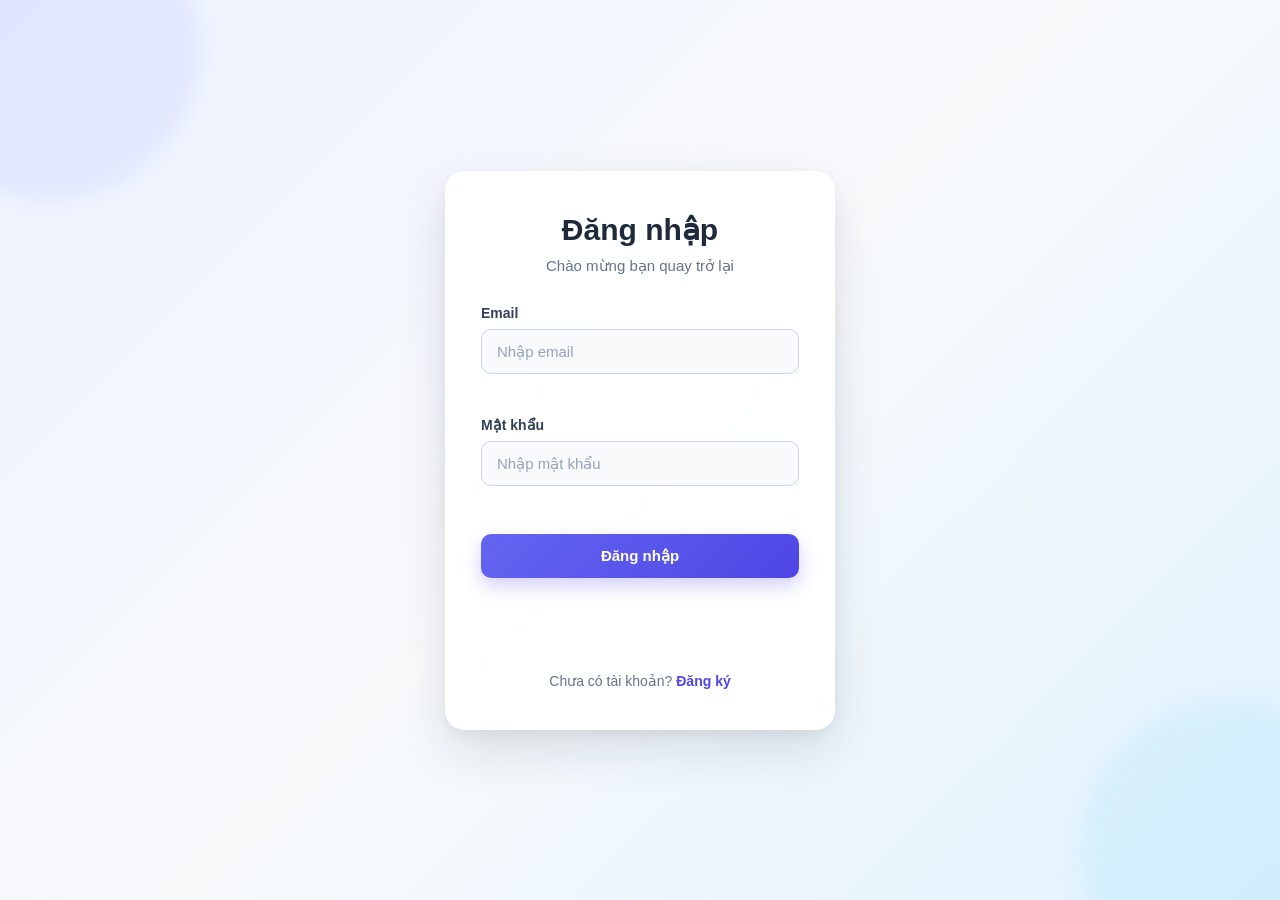
<file: DangNhap/index.html>
<!DOCTYPE html>
<html lang="vi">
<head>
    <meta charset="UTF-8">
    <meta name="viewport" content="width=device-width, initial-scale=1.0">
    <title>Đăng nhập</title>

    <link rel="stylesheet" href="style.css">
</head>

<body>

    <div class="container">
        <div class="login-box">

            <h1>Đăng nhập</h1>
            <p class="subtitle">Chào mừng bạn quay trở lại</p>

            <form id="loginForm">

                <div class="form-group">
                    <label for="email">Email</label>
                    <input
                        type="email"
                        id="email"
                        placeholder="Nhập email"
                    >
                    <small id="emailError"></small>
                </div>

                <div class="form-group">
                    <label for="password">Mật khẩu</label>
                    <input
                        type="password"
                        id="password"
                        placeholder="Nhập mật khẩu"
                    >
                    <small id="passwordError"></small>
                </div>

                <button type="submit" id="loginButton">
                    Đăng nhập
                </button>

                <p id="loginError"></p>
                <p id="successMessage"></p>

            </form>

            <p class="register-link">
                Chưa có tài khoản?
                <a href="../dangky/index.html">Đăng ký</a>
            </p>

        </div>
    </div>

    <script src="script.js"></script>

</body>
</html>
</file>
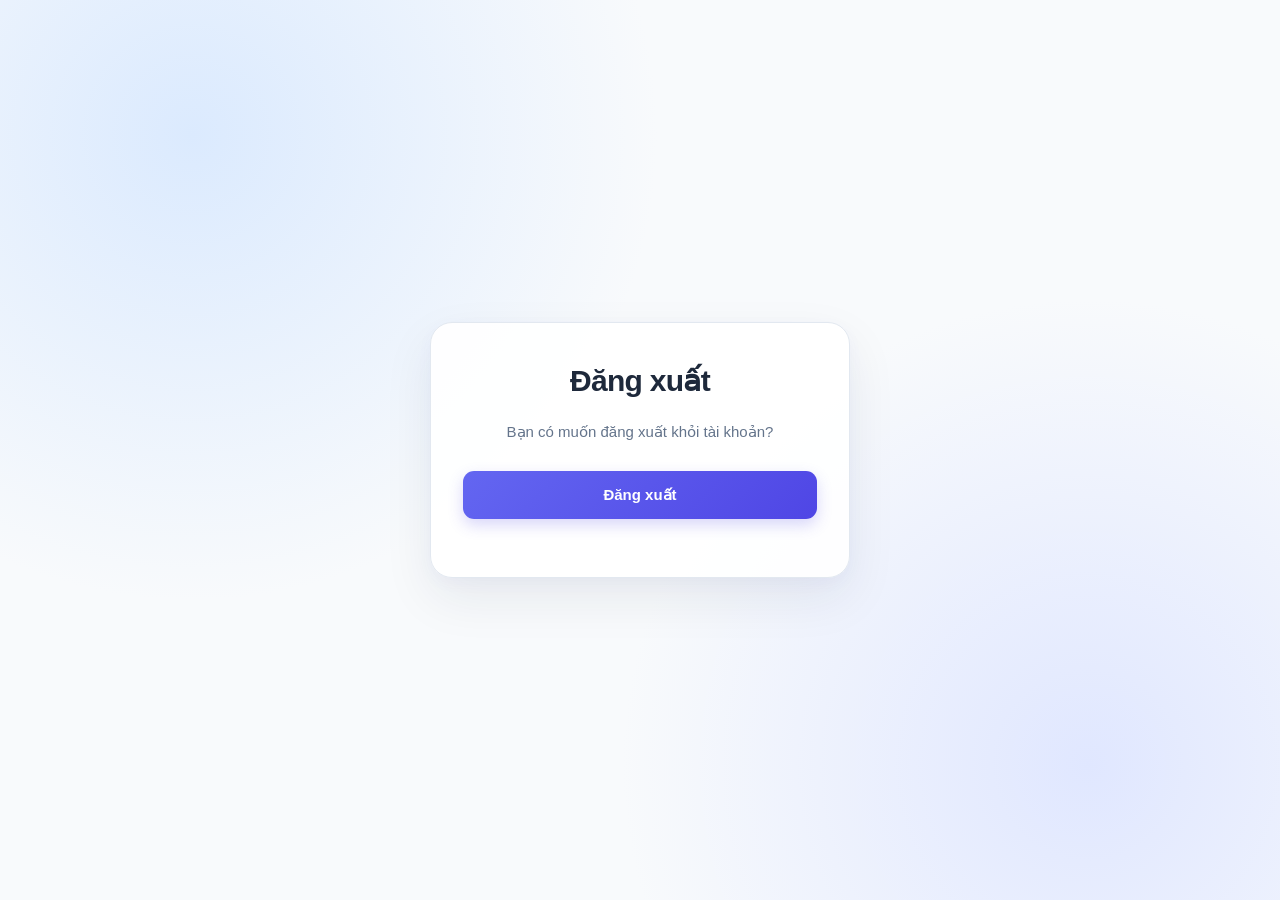
<file: DangXuat/index.html>
<!DOCTYPE html>
<html lang="vi">
<head>
    <meta charset="UTF-8">
    <meta name="viewport" content="width=device-width, initial-scale=1.0">

    <title>Đăng xuất</title>

    <link rel="stylesheet" href="style.css">
</head>

<body>

    <div class="container">

        <h1>Đăng xuất</h1>

        <p id="welcomeMessage">
            Bạn có muốn đăng xuất khỏi tài khoản?
        </p>

        <button id="logoutButton">
            Đăng xuất
        </button>

        <p id="successMessage"></p>

    </div>

    <script src="script.js"></script>

</body>
</html>
</file>
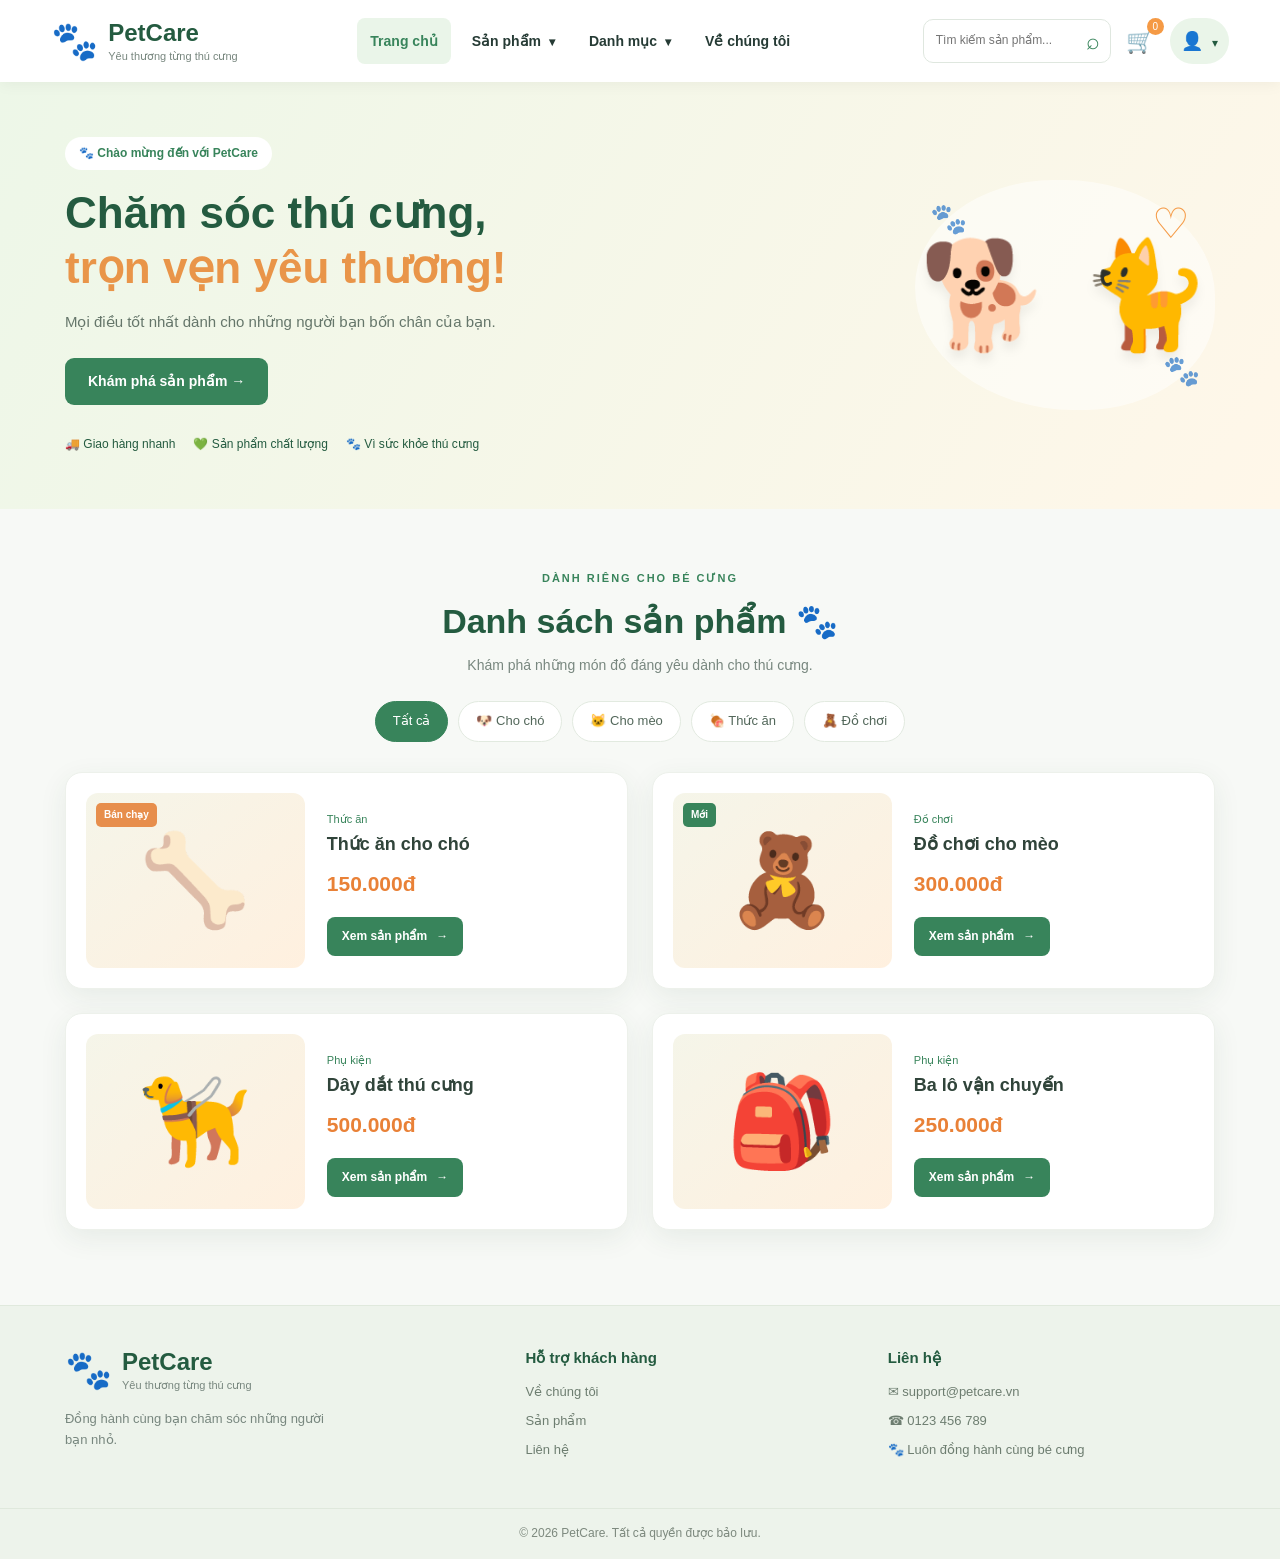
<file: SanPham/index.html>
<!DOCTYPE html>
<html lang="vi">
<head>
    <meta charset="UTF-8">
    <meta name="viewport" content="width=device-width, initial-scale=1.0">
    <title>PetCare - Cửa hàng thú cưng</title>
    <link rel="stylesheet" href="style.css">
</head>
<body>

    <!-- HEADER -->
    <header class="header">
        <div class="header-inner">

            <a href="#" class="logo">
                <span class="logo-icon">🐾</span>
                <span>
                    <strong>PetCare</strong>
                    <small>Yêu thương từng thú cưng</small>
                </span>
            </a>

            <nav class="navbar">
                <a href="#" class="nav-link active">Trang chủ</a>

                <div class="nav-item">
                    <a href="#products" class="nav-link">
                        Sản phẩm <span class="arrow">▾</span>
                    </a>
                    <div class="submenu">
                        <a href="#products">🍖 Thức ăn thú cưng</a>
                        <a href="#products">🧸 Đồ chơi</a>
                        <a href="#products">🦴 Phụ kiện</a>
                        <a href="#products">🧴 Chăm sóc sức khỏe</a>
                        <a href="#products">👕 Quần áo thú cưng</a>
                    </div>
                </div>

                <div class="nav-item">
                    <a href="#categories" class="nav-link">
                        Danh mục <span class="arrow">▾</span>
                    </a>
                    <div class="submenu">
                        <a href="#categories">🐶 Dành cho chó</a>
                        <a href="#categories">🐱 Dành cho mèo</a>
                        <a href="#categories">✨ Sản phẩm nổi bật</a>
                        <a href="#products">🏷️ Sản phẩm khuyến mãi</a>
                    </div>
                </div>

                <a href="#about" class="nav-link">Về chúng tôi</a>
            </nav>

            <div class="header-actions">
                <form class="search-box" action="#" method="get">
                    <input type="search" name="q"
                           placeholder="Tìm kiếm sản phẩm...">
                    <button type="submit" aria-label="Tìm kiếm">⌕</button>
                </form>

                <a href="#products" class="cart-link" aria-label="Giỏ hàng">
                    🛒 <span class="cart-count">0</span>
                </a>

                <div class="account-menu">
                    <button class="account-button" type="button"
                            aria-label="Menu tài khoản">
                        👤 <span class="arrow">▾</span>
                    </button>

                    <div class="account-dropdown">
                        <a href="#account">👤 Thông tin tài khoản</a>
                        <a href="#orders">📦 Đơn hàng của tôi</a>
                        <a href="#address">📍 Địa chỉ của tôi</a>
                        <a href="#password">🔒 Đổi mật khẩu</a>
                        <div class="dropdown-divider"></div>
                        <button type="button" id="logoutButton">
                            ↪ Đăng xuất
                        </button>
                    </div>
                </div>
            </div>

        </div>
    </header>

    <!-- HERO BANNER -->
    <section class="hero" id="about">
        <div class="hero-content">
            <span class="hero-label">🐾 Chào mừng đến với PetCare</span>
            <h1>Chăm sóc thú cưng,<br>
                <span>trọn vẹn yêu thương!</span>
            </h1>
            <p>
                Mọi điều tốt nhất dành cho những người bạn bốn chân
                của bạn.
            </p>
            <a href="#products" class="hero-button">
                Khám phá sản phẩm →
            </a>

            <div class="hero-features">
                <span>🚚 Giao hàng nhanh</span>
                <span>💚 Sản phẩm chất lượng</span>
                <span>🐾 Vì sức khỏe thú cưng</span>
            </div>
        </div>

        <div class="hero-illustration" aria-hidden="true">
            <span class="hero-paw paw-one">🐾</span>
            <span class="hero-paw paw-two">🐾</span>
            <span class="hero-pets">🐕 🐈</span>
            <span class="hero-heart">♡</span>
        </div>
    </section>

    <!-- DANH SÁCH SẢN PHẨM -->
    <main class="container" id="products">

        <div class="section-heading">
            <div>
                <span class="section-label">DÀNH RIÊNG CHO BÉ CƯNG</span>
                <h2>Danh sách sản phẩm <span>🐾</span></h2>
                <p>Khám phá những món đồ đáng yêu dành cho thú cưng.</p>
            </div>
        </div>

        <!-- Danh mục nhanh -->
        <div class="category-list" id="categories">
            <a href="#products" class="category-chip selected">Tất cả</a>
            <a href="#products" class="category-chip">🐶 Cho chó</a>
            <a href="#products" class="category-chip">🐱 Cho mèo</a>
            <a href="#products" class="category-chip">🍖 Thức ăn</a>
            <a href="#products" class="category-chip">🧸 Đồ chơi</a>
        </div>

        <div class="product-list">

            <article class="product-card">
                <div class="product-image">
                    <span class="product-emoji">🦴</span>
                    <span class="product-badge">Bán chạy</span>
                </div>
                <div class="product-info">
                    <span class="product-category">Thức ăn</span>
                    <h3 id="product1-name">Thức ăn cho chó</h3>
                    <p id="product1-price" class="product-price">150.000đ</p>
                    <button class="view-button" type="button">
                        Xem sản phẩm <span>→</span>
                    </button>
                </div>
            </article>

            <article class="product-card">
                <div class="product-image">
                    <span class="product-emoji">🧸</span>
                    <span class="product-badge badge-new">Mới</span>
                </div>
                <div class="product-info">
                    <span class="product-category">Đồ chơi</span>
                    <h3 id="product2-name">Đồ chơi cho mèo</h3>
                    <p id="product2-price" class="product-price">300.000đ</p>
                    <button class="view-button" type="button">
                        Xem sản phẩm <span>→</span>
                    </button>
                </div>
            </article>

            <article class="product-card">
                <div class="product-image">
                    <span class="product-emoji">🦮</span>
                </div>
                <div class="product-info">
                    <span class="product-category">Phụ kiện</span>
                    <h3 id="product3-name">Dây dắt thú cưng</h3>
                    <p id="product3-price" class="product-price">500.000đ</p>
                    <button class="view-button" type="button">
                        Xem sản phẩm <span>→</span>
                    </button>
                </div>
            </article>

            <article class="product-card">
                <div class="product-image">
                    <span class="product-emoji">🎒</span>
                </div>
                <div class="product-info">
                    <span class="product-category">Phụ kiện</span>
                    <h3 id="product4-name">Ba lô vận chuyển</h3>
                    <p id="product4-price" class="product-price">250.000đ</p>
                    <button class="view-button" type="button">
                        Xem sản phẩm <span>→</span>
                    </button>
                </div>
            </article>

        </div>
    </main>

    <!-- FOOTER -->
    <footer class="footer">
        <div class="footer-inner">
            <div class="footer-brand">
                <a href="#" class="logo">
                    <span class="logo-icon">🐾</span>
                    <span>
                        <strong>PetCare</strong>
                        <small>Yêu thương từng thú cưng</small>
                    </span>
                </a>
                <p>Đồng hành cùng bạn chăm sóc những người bạn nhỏ.</p>
            </div>

            <div class="footer-links">
                <h3>Hỗ trợ khách hàng</h3>
                <a href="#about">Về chúng tôi</a>
                <a href="#products">Sản phẩm</a>
                <a href="#contact">Liên hệ</a>
            </div>

            <div class="footer-links" id="contact">
                <h3>Liên hệ</h3>
                <p>✉ support@petcare.vn</p>
                <p>☎ 0123 456 789</p>
                <p>🐾 Luôn đồng hành cùng bé cưng</p>
            </div>
        </div>

        <div class="footer-bottom">
            © 2026 PetCare. Tất cả quyền được bảo lưu.
        </div>
    </footer>

    <script src="script.js"></script>
</body>
</html>
</file>
<file: DangNhap/style.css>
* {
    box-sizing: border-box;
}

body {
    margin: 0;
    font-family: Arial, sans-serif;

    min-height: 100vh;

    display: flex;
    justify-content: center;
    align-items: center;

    background: linear-gradient(135deg, #eef2ff, #f8fafc, #e0f2fe);

    overflow: hidden;
}

/* Hiệu ứng các vòng tròn nền */
body::before,
body::after {
    content: "";
    position: fixed;

    width: 300px;
    height: 300px;

    border-radius: 50%;

    opacity: 0.35;

    filter: blur(10px);

    animation: float 6s ease-in-out infinite;
}

body::before {
    top: -100px;
    left: -100px;
    background: #c7d2fe;
}

body::after {
    right: -100px;
    bottom: -100px;
    background: #bae6fd;

    animation-delay: -3s;
}

.container {
    width: 100%;
    max-width: 430px;

    padding: 20px;

    position: relative;
    z-index: 1;
}

.login-box {
    padding: 40px 35px;

    background: rgba(255, 255, 255, 0.9);

    border: 1px solid rgba(255, 255, 255, 0.8);

    border-radius: 20px;

    box-shadow:
        0 20px 50px rgba(15, 23, 42, 0.12),
        0 5px 15px rgba(15, 23, 42, 0.05);

    backdrop-filter: blur(10px);

    animation: slideUp 0.7s ease;
}

h1 {
    margin: 0;

    text-align: center;

    font-size: 30px;

    color: #1e293b;
}

.subtitle {
    margin: 10px 0 30px;

    text-align: center;

    color: #64748b;

    font-size: 15px;
}

.form-group {
    margin-bottom: 20px;
}

label {
    display: block;

    margin-bottom: 8px;

    font-size: 14px;
    font-weight: 600;

    color: #334155;
}

input {
    width: 100%;

    padding: 13px 15px;

    border: 1px solid #cbd5e1;

    border-radius: 10px;

    outline: none;

    font-size: 15px;

    background: #f8fafc;

    transition:
        border-color 0.25s ease,
        box-shadow 0.25s ease,
        background 0.25s ease,
        transform 0.25s ease;
}

input::placeholder {
    color: #94a3b8;
}

input:hover {
    background: white;
}

input:focus {
    background: white;

    border-color: #6366f1;

    box-shadow: 0 0 0 4px rgba(99, 102, 241, 0.12);

    transform: translateY(-1px);
}

small {
    display: block;

    min-height: 18px;

    margin-top: 5px;

    color: #ef4444;

    font-size: 13px;
}

button {
    width: 100%;

    padding: 13px 20px;

    margin-top: 5px;

    border: none;

    border-radius: 10px;

    background: linear-gradient(135deg, #6366f1, #4f46e5);

    color: white;

    font-size: 15px;
    font-weight: 600;

    cursor: pointer;

    box-shadow: 0 8px 18px rgba(79, 70, 229, 0.25);

    transition:
        transform 0.2s ease,
        box-shadow 0.2s ease,
        opacity 0.2s ease;
}

button:hover {
    transform: translateY(-2px);

    box-shadow: 0 12px 25px rgba(79, 70, 229, 0.3);
}

button:active {
    transform: translateY(0);

    box-shadow: 0 5px 12px rgba(79, 70, 229, 0.2);
}

#loginError {
    min-height: 20px;

    margin: 15px 0 0;

    text-align: center;

    color: #ef4444;

    font-size: 14px;
}

#successMessage {
    min-height: 20px;

    margin: 15px 0 0;

    text-align: center;

    color: #16a34a;

    font-size: 14px;
    font-weight: 600;
}

.register-link {
    margin: 25px 0 0;

    text-align: center;

    color: #64748b;

    font-size: 14px;
}

.register-link a {
    color: #4f46e5;

    font-weight: 600;

    text-decoration: none;

    transition: color 0.2s ease;
}

.register-link a:hover {
    color: #312e81;

    text-decoration: underline;
}

/* Animation mở trang */
@keyframes slideUp {
    from {
        opacity: 0;
        transform: translateY(25px);
    }

    to {
        opacity: 1;
        transform: translateY(0);
    }
}

/* Animation nền */
@keyframes float {
    0%,
    100% {
        transform: translate(0, 0);
    }

    50% {
        transform: translate(20px, 20px);
    }
}

/* Responsive */
@media (max-width: 480px) {
    .container {
        padding: 15px;
    }

    .login-box {
        padding: 30px 25px;
    }

    h1 {
        font-size: 26px;
    }
}
</file>
<file: DangXuat/style.css>
* {
    box-sizing: border-box;
}

body {
    margin: 0;
    min-height: 100vh;
    padding: 20px;

    font-family: "Segoe UI", Arial, sans-serif;
    color: #1e293b;

    display: flex;
    justify-content: center;
    align-items: center;

    background:
        radial-gradient(circle at 15% 15%, #dbeafe 0, transparent 35%),
        radial-gradient(circle at 85% 85%, #e0e7ff 0, transparent 35%),
        #f8fafc;
}

.container {
    width: 100%;
    max-width: 420px;
    padding: 40px 32px;

    text-align: center;

    background: rgba(255, 255, 255, 0.95);
    border: 1px solid #e2e8f0;
    border-radius: 22px;

    box-shadow:
        0 20px 50px rgba(30, 41, 59, 0.08),
        0 5px 15px rgba(99, 102, 241, 0.04);

    animation: fadeIn 0.55s ease both;

    transition: box-shadow 0.3s ease;
}

.container:hover {
    box-shadow:
        0 24px 55px rgba(30, 41, 59, 0.12),
        0 8px 20px rgba(99, 102, 241, 0.06);
}

h1 {
    margin: 0 0 20px;

    color: #1e293b;
    font-size: 30px;
    font-weight: 750;
    letter-spacing: -0.7px;
}

#welcomeMessage {
    margin: 0 0 26px;

    color: #64748b;
    font-size: 15px;
    line-height: 1.8;
}

#logoutButton {
    width: 100%;
    min-height: 48px;
    padding: 13px 20px;

    border: none;
    border-radius: 11px;

    background: linear-gradient(135deg, #6366f1, #4f46e5);
    color: #ffffff;

    font-family: inherit;
    font-size: 15px;
    font-weight: 650;

    cursor: pointer;

    box-shadow: 0 6px 15px rgba(79, 70, 229, 0.22);

    transition:
        transform 0.2s ease,
        box-shadow 0.2s ease,
        background 0.2s ease;
}

#logoutButton:hover {
    background: linear-gradient(135deg, #4f46e5, #4338ca);
    box-shadow: 0 9px 20px rgba(79, 70, 229, 0.30);
    transform: translateY(-2px);
}

#logoutButton:active {
    transform: translateY(0) scale(0.98);
}

#logoutButton:focus-visible {
    outline: 3px solid rgba(99, 102, 241, 0.35);
    outline-offset: 4px;
}

#successMessage {
    margin: 18px 0 0;

    color: #15803d;
    font-size: 14px;
    font-weight: 600;
    line-height: 1.6;

    overflow-wrap: anywhere;
}

@keyframes fadeIn {
    from {
        opacity: 0;
        transform: translateY(16px);
    }

    to {
        opacity: 1;
        transform: translateY(0);
    }
}

@media (max-width: 480px) {
    body {
        padding: 16px;
    }

    .container {
        padding: 30px 22px;
        border-radius: 18px;
    }

    h1 {
        font-size: 26px;
    }

    #welcomeMessage {
        font-size: 14px;
    }
}

@media (prefers-reduced-motion: reduce) {
    .container {
        animation: none;
        transition: none;
    }

    #logoutButton {
        transition: none;
    }
}
</file>
<file: SanPham/style.css>
/* ===== RESET ===== */
* {
    box-sizing: border-box;
    margin: 0;
    padding: 0;
}

:root {
    --green: #38845b;
    --green-dark: #245b40;
    --green-light: #eaf5e9;
    --orange: #f59a45;
    --text: #263b35;
    --muted: #78877f;
    --white: #ffffff;
    --background: #f7f9f6;
    --shadow: 0 8px 28px rgba(40, 80, 55, 0.08);
}

html {
    scroll-behavior: smooth;
    scroll-padding-top: 100px;
}

body {
    font-family: Arial, Helvetica, sans-serif;
    background: var(--background);
    color: var(--text);
    line-height: 1.6;
}

a {
    text-decoration: none;
    color: inherit;
}

button,
input {
    font: inherit;
}

button {
    cursor: pointer;
}

/* ===== HEADER ===== */
.header {
    background: rgba(255, 255, 255, 0.97);
    position: sticky;
    top: 0;
    z-index: 1000;
    box-shadow: 0 2px 15px rgba(0, 0, 0, 0.05);
}

.header-inner {
    width: 92%;
    max-width: 1250px;
    min-height: 82px;
    margin: auto;
    display: flex;
    align-items: center;
    justify-content: space-between;
    gap: 24px;
}

/* Logo */
.logo {
    display: flex;
    align-items: center;
    gap: 10px;
    flex-shrink: 0;
}

.logo-icon {
    font-size: 38px;
    line-height: 1;
}

.logo strong {
    display: block;
    font-size: 24px;
    color: var(--green-dark);
    line-height: 1.3;
}

.logo small {
    display: block;
    color: var(--muted);
    font-size: 11px;
}

/* Navigation */
.navbar {
    display: flex;
    align-items: center;
    gap: 8px;
}

.nav-link {
    display: block;
    padding: 12px 13px;
    border-radius: 8px;
    font-size: 14px;
    font-weight: 600;
    white-space: nowrap;
    transition: 0.25s;
}

.nav-link:hover,
.nav-link.active {
    color: var(--green);
    background: var(--green-light);
}

.arrow {
    font-size: 12px;
    margin-left: 4px;
}

/* Submenu */
.nav-item {
    position: relative;
}

.submenu {
    position: absolute;
    top: calc(100% + 8px);
    left: 0;
    width: 230px;
    padding: 10px;
    background: var(--white);
    border-radius: 12px;
    box-shadow: 0 12px 35px rgba(0, 0, 0, 0.12);
    border: 1px solid #edf1eb;

    opacity: 0;
    visibility: hidden;
    transform: translateY(8px);
    transition: 0.2s;
}

.nav-item:hover .submenu,
.nav-item:focus-within .submenu {
    opacity: 1;
    visibility: visible;
    transform: translateY(0);
}

.submenu a {
    display: block;
    padding: 11px 12px;
    border-radius: 7px;
    font-size: 13px;
    transition: 0.2s;
}

.submenu a:hover {
    background: var(--green-light);
    color: var(--green-dark);
    padding-left: 17px;
}

/* Header actions */
.header-actions {
    display: flex;
    align-items: center;
    gap: 15px;
}

.search-box {
    display: flex;
    align-items: center;
    border: 1px solid #dfe7df;
    border-radius: 10px;
    padding: 3px 5px 3px 12px;
    background: #fff;
}

.search-box input {
    width: 145px;
    border: none;
    outline: none;
    padding: 8px 0;
    font-size: 12px;
    background: transparent;
}

.search-box button {
    border: none;
    background: transparent;
    color: var(--green);
    font-size: 23px;
    padding: 0 5px;
}

.cart-link {
    position: relative;
    font-size: 23px;
}

.cart-count {
    position: absolute;
    top: -5px;
    right: -9px;
    min-width: 17px;
    height: 17px;
    padding: 0 4px;
    border-radius: 20px;
    background: var(--orange);
    color: white;
    text-align: center;
    line-height: 17px;
    font-size: 10px;
}

/* Account dropdown */
.account-menu {
    position: relative;
}

.account-button {
    border: none;
    border-radius: 50px;
    background: var(--green-light);
    color: var(--green-dark);
    padding: 9px 11px;
    font-size: 18px;
}

.account-dropdown {
    position: absolute;
    top: calc(100% + 12px);
    right: 0;
    width: 235px;
    background: white;
    border: 1px solid #edf1eb;
    border-radius: 12px;
    box-shadow: 0 12px 35px rgba(0, 0, 0, 0.12);
    padding: 10px;

    opacity: 0;
    visibility: hidden;
    transform: translateY(8px);
    transition: 0.2s;
}

.account-menu:hover .account-dropdown,
.account-menu:focus-within .account-dropdown {
    opacity: 1;
    visibility: visible;
    transform: translateY(0);
}

.account-dropdown a,
.account-dropdown #logoutButton {
    display: block;
    width: 100%;
    padding: 11px 12px;
    border-radius: 7px;
    text-align: left;
    font-size: 13px;
    background: transparent;
    border: none;
    color: var(--text);
}

.account-dropdown a:hover {
    background: var(--green-light);
    color: var(--green-dark);
}

.dropdown-divider {
    height: 1px;
    background: #e9eee8;
    margin: 7px 0;
}

.account-dropdown #logoutButton {
    color: #dc4b43;
    font-weight: 600;
}

.account-dropdown #logoutButton:hover {
    background: #fff0ee;
}

/* ===== HERO ===== */
.hero {
    position: relative;
    overflow: hidden;
    min-height: 340px;
    padding: 55px max(5%, calc((100% - 1150px) / 2));
    display: flex;
    align-items: center;
    justify-content: space-between;
    gap: 30px;
    background: linear-gradient(120deg, #edf7e8, #fff7e9);
}

.hero-content {
    position: relative;
    z-index: 1;
    max-width: 650px;
}

.hero-label {
    display: inline-block;
    background: white;
    color: var(--green);
    padding: 7px 14px;
    border-radius: 30px;
    font-size: 12px;
    font-weight: bold;
    margin-bottom: 15px;
}

.hero h1 {
    font-size: clamp(30px, 4vw, 44px);
    line-height: 1.25;
    color: var(--green-dark);
    margin-bottom: 15px;
}

.hero h1 span {
    color: #e99549;
}

.hero-content > p {
    color: #65766a;
    margin-bottom: 24px;
    font-size: 15px;
}

.hero-button {
    display: inline-block;
    background: var(--green);
    color: white;
    padding: 12px 23px;
    border-radius: 9px;
    font-size: 14px;
    font-weight: bold;
    transition: 0.25s;
}

.hero-button:hover {
    background: var(--green-dark);
    transform: translateY(-2px);
}

.hero-features {
    display: flex;
    flex-wrap: wrap;
    gap: 18px;
    margin-top: 30px;
    font-size: 12px;
    color: var(--green-dark);
}

.hero-illustration {
    position: relative;
    width: 300px;
    height: 230px;
    flex-shrink: 0;
    display: flex;
    align-items: center;
    justify-content: center;
    border-radius: 48% 52% 45% 55%;
    background: rgba(255, 255, 255, 0.5);
}

.hero-pets {
    font-size: 105px;
    white-space: nowrap;
    filter: drop-shadow(0 8px 5px rgba(0, 0, 0, 0.06));
}

.hero-paw {
    position: absolute;
    font-size: 30px;
    opacity: 0.65;
}

.paw-one {
    top: 15px;
    left: 15px;
}

.paw-two {
    right: 15px;
    bottom: 15px;
}

.hero-heart {
    position: absolute;
    right: 25px;
    top: 10px;
    color: var(--orange);
    font-size: 42px;
}

/* ===== MAIN ===== */
.container {
    width: 90%;
    max-width: 1150px;
    margin: 55px auto 75px;
}

.section-heading {
    text-align: center;
    margin-bottom: 25px;
}

.section-label {
    color: var(--green);
    font-size: 11px;
    font-weight: bold;
    letter-spacing: 2px;
}

.section-heading h2 {
    margin: 5px 0;
    color: var(--green-dark);
    font-size: clamp(25px, 3vw, 34px);
}

.section-heading h2 span {
    color: var(--orange);
}

.section-heading p {
    color: var(--muted);
    font-size: 14px;
}

/* Category chips */
.category-list {
    display: flex;
    justify-content: center;
    flex-wrap: wrap;
    gap: 10px;
    margin-bottom: 30px;
}

.category-chip {
    padding: 9px 17px;
    border: 1px solid #e2eae0;
    border-radius: 30px;
    background: white;
    color: #52675a;
    font-size: 13px;
    transition: 0.2s;
}

.category-chip:hover,
.category-chip.selected {
    background: var(--green);
    border-color: var(--green);
    color: white;
}

/* ===== PRODUCT CARDS ===== */
.product-list {
    display: grid;
    grid-template-columns: repeat(2, minmax(0, 1fr));
    gap: 24px;
}

.product-card {
    display: flex;
    align-items: center;
    gap: 22px;
    min-width: 0;
    padding: 20px;
    background: white;
    border: 1px solid #edf1eb;
    border-radius: 17px;
    box-shadow: var(--shadow);
    transition: transform 0.25s, box-shadow 0.25s;
}

.product-card:hover {
    transform: translateY(-5px);
    box-shadow: 0 14px 35px rgba(40, 80, 55, 0.13);
}

.product-image {
    position: relative;
    flex: 0 0 42%;
    min-height: 175px;
    border-radius: 12px;
    background: linear-gradient(140deg, #f5f5e9, #fff0df);
    display: flex;
    align-items: center;
    justify-content: center;
    overflow: hidden;
}

.product-emoji {
    font-size: clamp(55px, 7vw, 90px);
    transition: transform 0.3s;
}

.product-card:hover .product-emoji {
    transform: scale(1.1) rotate(-4deg);
}

.product-badge {
    position: absolute;
    top: 10px;
    left: 10px;
    background: #e78e4c;
    color: white;
    border-radius: 5px;
    padding: 4px 8px;
    font-size: 10px;
    font-weight: bold;
}

.badge-new {
    background: var(--green);
}

.product-info {
    flex: 1;
    min-width: 0;
}

.product-category {
    display: inline-block;
    color: var(--green);
    font-size: 11px;
    margin-bottom: 4px;
}

.product-info h3 {
    color: #30443a;
    font-size: 18px;
    line-height: 1.4;
    margin-bottom: 10px;
    overflow-wrap: anywhere;
}

.product-price {
    color: #e98137;
    font-size: 21px;
    font-weight: bold;
    margin-bottom: 16px;
}

.view-button {
    display: inline-flex;
    align-items: center;
    justify-content: center;
    gap: 9px;
    padding: 10px 15px;
    border: none;
    border-radius: 8px;
    background: var(--green);
    color: white;
    font-size: 12px;
    font-weight: bold;
    transition: 0.2s;
}

.view-button:hover {
    background: var(--green-dark);
}

.view-button span {
    transition: transform 0.2s;
}

.view-button:hover span {
    transform: translateX(4px);
}

/* ===== FOOTER ===== */
.footer {
    background: #edf3eb;
    border-top: 1px solid #e0e9dd;
}

.footer-inner {
    width: 90%;
    max-width: 1150px;
    margin: auto;
    padding: 40px 0;
    display: grid;
    grid-template-columns: 1.3fr 1fr 1fr;
    gap: 35px;
}

.footer-brand > p {
    color: var(--muted);
    font-size: 13px;
    margin-top: 14px;
    max-width: 280px;
}

.footer-links h3 {
    color: var(--green-dark);
    font-size: 15px;
    margin-bottom: 12px;
}

.footer-links a,
.footer-links p {
    display: block;
    color: #6d7d70;
    font-size: 13px;
    margin-bottom: 8px;
}

.footer-links a:hover {
    color: var(--green);
}

.footer-bottom {
    border-top: 1px solid #dfe8dc;
    padding: 15px;
    text-align: center;
    color: #7d897e;
    font-size: 12px;
}

/* ===== RESPONSIVE ===== */
@media (max-width: 1050px) {
    .header-inner {
        flex-wrap: wrap;
        padding: 15px 0;
        gap: 12px;
    }

    .navbar {
        order: 3;
        width: 100%;
        justify-content: center;
        flex-wrap: wrap;
    }

    .header-actions {
        margin-left: auto;
    }

    .product-card {
        gap: 15px;
        padding: 15px;
    }

    .product-image {
        min-height: 150px;
    }
}

@media (max-width: 700px) {
    .header-inner {
        width: 94%;
    }

    .logo strong {
        font-size: 21px;
    }

    .header-actions {
        gap: 10px;
    }

    .search-box input {
        width: 95px;
    }

    .navbar {
        gap: 2px;
    }

    .nav-link {
        padding: 9px 10px;
        font-size: 12px;
    }

    .hero {
        padding: 40px 6%;
    }

    .hero-illustration {
        display: none;
    }

    .hero-features {
        gap: 10px;
    }

    .container {
        width: 92%;
        margin: 40px auto 50px;
    }

    .product-list {
        grid-template-columns: 1fr;
        gap: 16px;
    }

    .product-image {
        flex-basis: 38%;
        min-height: 145px;
    }

    .footer-inner {
        grid-template-columns: 1fr 1fr;
        gap: 25px;
    }

    .footer-brand {
        grid-column: 1 / -1;
    }
}

@media (max-width: 420px) {
    .header-inner {
        gap: 10px;
    }

    .header-actions {
        gap: 8px;
    }

    .search-box input {
        width: 75px;
        font-size: 11px;
    }

    .logo small {
        display: none;
    }

    .logo-icon {
        font-size: 30px;
    }

    .nav-link {
        padding: 8px;
        font-size: 11px;
    }

    .submenu {
        width: 205px;
    }

    .account-dropdown {
        width: 215px;
    }

    .product-card {
        gap: 12px;
        padding: 12px;
    }

    .product-image {
        flex-basis: 35%;
        min-height: 125px;
    }

    .product-info h3 {
        font-size: 15px;
    }

    .product-price {
        font-size: 18px;
        margin-bottom: 10px;
    }

    .view-button {
        padding: 9px 10px;
        font-size: 11px;
    }

    .footer-inner {
        grid-template-columns: 1fr;
    }

    .footer-brand {
        grid-column: auto;
    }
}
</file>
